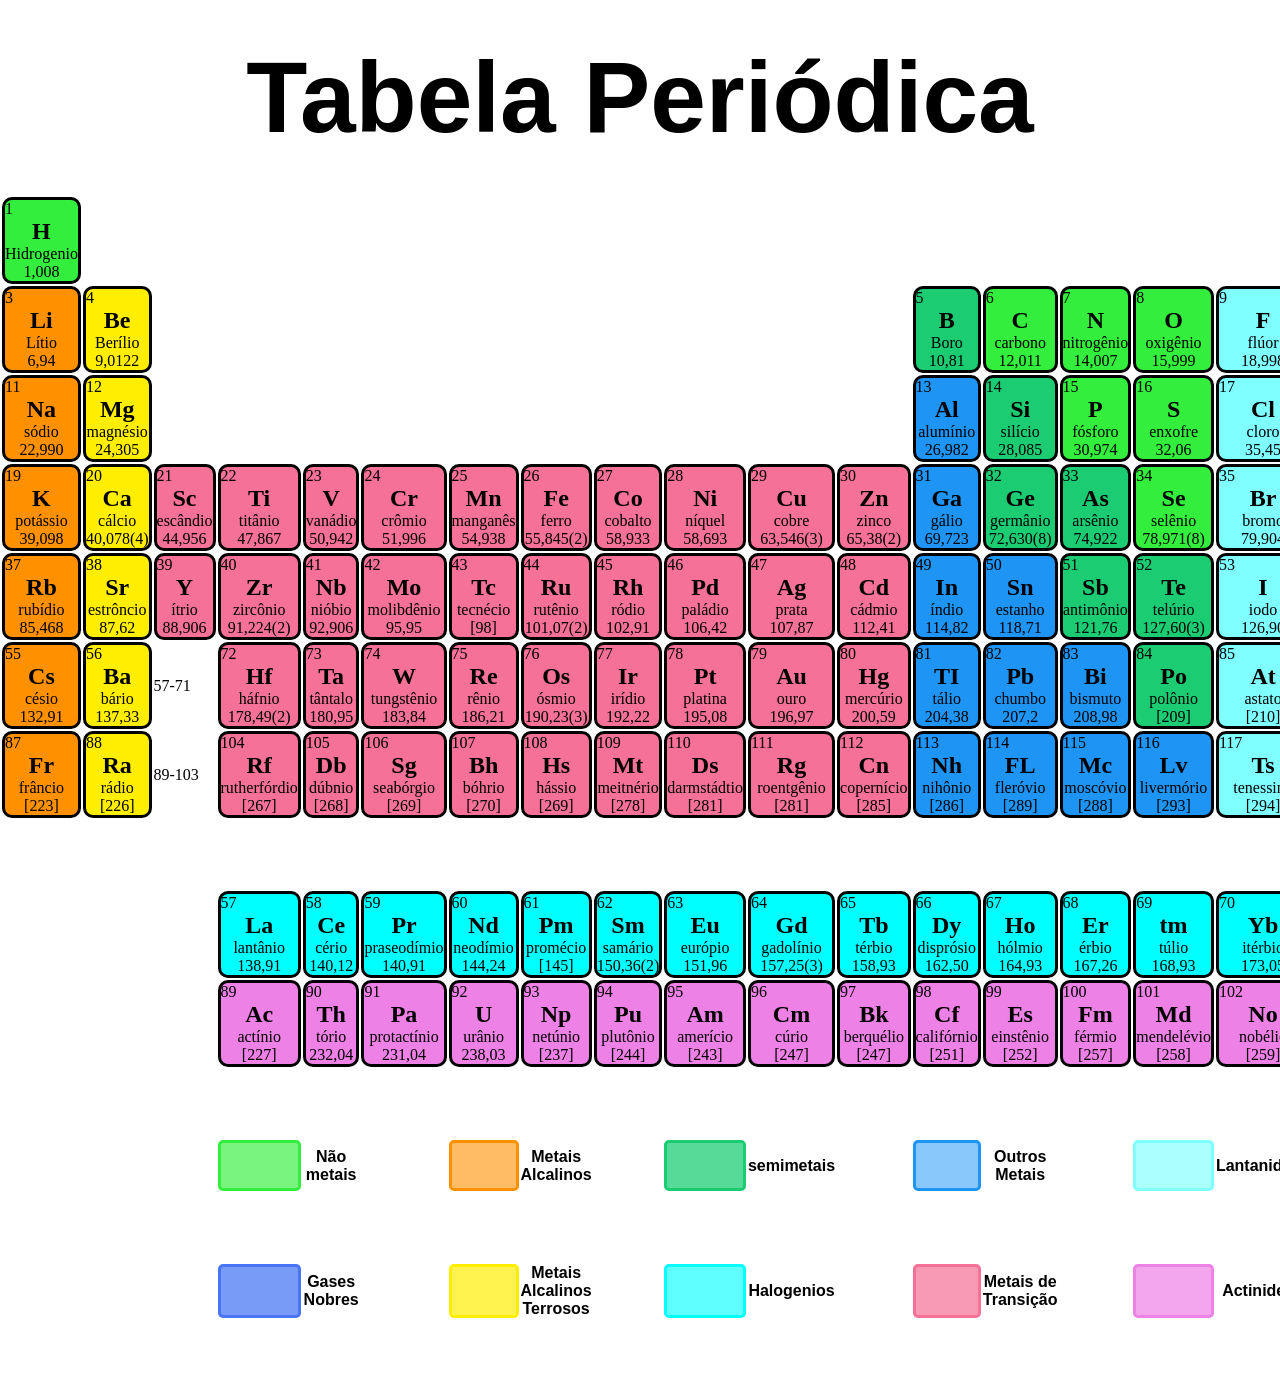
<file: index.html>
<!DOCTYPE html>
<html lang="en">
<head>
    <meta charset="UTF-8">
    <meta name="viewport" content="width=device-width, initial-scale=1.0">
    <title>Tabela Periodica</title>
    <link rel="stylesheet" href="Tabela Periodica.css">
</head>
<body>
    <H1>Tabela Periódica</H1>
    <table>
        <tr>
            <td class="borda" id="naometais">
                <div>1</div>
                <h2>H</h2>
                Hidrogenio
                1,008
            </td>
            <td >
                <div></div>
                <h2></h2>
            </td>
            <td >
                <div></div>
                <h2></h2>
            </td>
            <td >
                <div></div>
                <h2></h2>
            </td>
            <td >
                <div></div>
                <h2></h2>
            </td>
            <td >
                <div></div>
                <h2></h2>
            </td>
            <td >
                <div></div>
                <h2></h2>
            </td>
            <td >
                <div></div>
                <h2></h2>
            </td>
            <td >
                <div></div>
                <h2></h2>
            </td>
            <td >
                <div></div>
                <h2></h2>
            </td>
            <td >
                <div></div>
                <h2></h2>
            </td>
            <td >
                <div></div>
                <h2></h2>   
            </td>
            <td >
                <div></div>
                <h2></h2>
            </td>
            <td >
                <div></div>
                <h2></h2>
            </td>
            <td >
                <div></div>
                <h2></h2>
            </td>
            <td >
                <div></div>
                <h2></h2>
            </td>
            <td >
                <div></div>
                <h2></h2>
            </td>
            <td class="borda" id = "fundoHe">
                <div>2</div>
                <h2>He</h2>
                Helio                                                                                                      
                <p>4,0026</p>
            </td>
        </tr>
        <tr>
            <td class="borda" id="metaisalcalino">
                <div>3</div>
                <h2>Li</h2>
                Lítio
                <br>6,94</br>
            </td>
            <td class="borda" id="metaisalcalinoT">
                <div>4</div>
                <h2>Be</h2>
                Berílio
                <br>9,0122 </br>
            </td>
            <td class=>
                <div></div>
                <h2></h2>
            </td>
            <td class=>
                <div></div>
                <h2></h2>
            </td>
            <td class=>
                <div></div>
                <h2></h2>
            </td>
            <td class=>
                <div></div>
                <h2></h2>
            </td>
            <td class=>
                <div></div>
                <h2></h2>
            </td>
            <td class=>
                <div></div>
                <h2></h2>
            </td>
            <td class=>
                <div></div>
                <h2></h2>
            </td>
            <td class=>
                <div></div>
                <h2></h2>
            </td>
            <td class=>
                <div></div>
                <h2></h2>
            </td>
            <td class=>
                <div></div>
                <h2></h2>
            </td>
            <td class="borda" id="semimetais" >
                <div>5</div>
                <h2>B</h2>
                Boro
                <br>10,81
            </td>
            <td class="borda" id="naometais">
                <div>6</div>
                <h2>C</h2>
                carbono
                <br>12,011
            </td>
            <td class="borda" id="naometais">
                <div>7</div>
                <h2>N</h2>
                nitrogênio
            <br>  14,007
            </td>
            <td class="borda" id="naometais">
                <div>8</div>
                <h2>O</h2>
                oxigênio
                <br>15,999
            </td>
            <td class="borda" id = "fundolantaideos">
                <div>9</div>
                <h2>F</h2>
                flúor
                <br>18,998
            </td>
            <td class="borda" id = "fundoHe">
                <div>10</div>
                <h2>Ne</h2>
                neônio
                <br>20,180
            </td>
        </tr>
        <tr>
            <td class="borda" id="metaisalcalino">
                <div>11</div>
                <h2>Na</h2>
                sódio
                <br>22,990
            </td>
            <td class="borda" id="metaisalcalinoT">
                <div>12</div>
                <h2>Mg</h2>
                magnésio
                <br>24,305
            </td>
            <td class=>
                <div></div>
                <h2></h2>
            </td>
            <td class=>
                <div></div>
                <h2></h2>
            </td>
            <td class=>
                <div></div>
                <h2></h2>
            </td>
            <td class=>
                <div></div>
                <h2></h2>
            </td>
            <td class=>
                <div></div>
                <h2></h2>
            </td>
            <td class=>
                <div></div>
                <h2></h2>
            </td>
            <td class=>
                <div></div>
                <h2></h2>
            </td>
            <td class=>
                <div></div>
                <h2></h2>
            </td>
            <td class=>
                <div></div>
                <h2></h2>
            </td>
            <td class=>
                <div></div>
                <h2></h2>
            </td>
            <td class="borda" id="halogenio">
                <div>13</div>
                <h2>Al</h2>
                alumínio
                <br>26,982
            </td>
            <td class="borda" id="semimetais">
                <div>14</div>
                <h2>Si</h2>
                silício
                <br>28,085
            </td>
            <td class="borda" id="naometais">
                <div>15</div>
                <h2>P</h2>
                fósforo
                <br>30,974
            </td>
            <td class="borda" id="naometais">
                <div>16</div>
                <h2>S</h2>
                enxofre
                <br>32,06
            </td>
            <td class="borda" id = "fundolantaideos">
                <div>17</div>
                <h2>Cl</h2>
                cloro
                <br>35,45
            </td>
            <td class="borda" id = "fundoHe">
                <div>18</div>
                <h2>Ar</h2>
                argônio
                <br>39,948
            </td>
        </tr>
        <tr>
            <td class="borda" id="metaisalcalino">
                <div>19</div>
                <h2>K</h2>
                potássio
                <br>39,098
            </td>
            <td class="borda" id="metaisalcalinoT">
                <div>20</div>
                <h2>Ca</h2>
                cálcio
                <br>40,078(4)
            </td>
            <td class="borda" id="metaisalcalinoTr">
                <div>21</div>
                <h2>Sc</h2>
                escândio
                <br>44,956
            </td>
            <td class="borda" id="metaisalcalinoTr" >
                <div>22</div>
                <h2>Ti</h2>
                titânio
                <br>47,867
            </td>
            <td class="borda" id="metaisalcalinoTr">
                <div>23</div>
                <h2>V</h2>
                vanádio
                <br>50,942
            </td>
            <td class="borda" id="metaisalcalinoTr">
                <div>24</div>
                <h2>Cr</h2>
                crômio
                <br>51,996
            </td>
            <td class="borda" id="metaisalcalinoTr">
                <div>25</div>
                <h2>Mn</h2>
                manganês
                <br>54,938
            </td>
            <td class="borda" id="metaisalcalinoTr">
                <div>26</div>
                <h2>Fe</h2>
                ferro
                <br>55,845(2)
            </td>
            <td class="borda" id="metaisalcalinoTr">
                <div>27</div>
                <h2>Co</h2>
                cobalto
                <br>58,933
            </td>
            <td class="borda" id="metaisalcalinoTr">
                <div>28</div>
                <h2>Ni</h2>
                níquel
                <br>58,693
            </td>
            <td class="borda" id="metaisalcalinoTr">
                <div>29</div>
                <h2>Cu</h2>
                cobre
                <br>63,546(3)
            </td>
            <td class="borda" id="metaisalcalinoTr">
                <div>30</div>
                <h2>Zn</h2>
                zinco
                <br>65,38(2)
            </td>
            <td class="borda" id="halogenio">
                <div>31</div>
                <h2>Ga</h2>
                gálio
                <br>69,723
            </td>
            <td class="borda" id="semimetais">
                <div>32</div>
                <h2>Ge</h2>
                germânio
                <br>72,630(8)
            </td>
            <td class="borda" id="semimetais">
                <div>33</div>
                <h2>As</h2>
                arsênio
                <br>74,922
            </td>
            <td class="borda" id="naometais">
                <div>34</div>
                <h2>Se</h2>
                selênio
                <br>78,971(8)
            </td>
            <td class="borda" id = "fundolantaideos">
                <div>35</div>
                <h2>Br</h2>
                bromo
                <br>79,904
            </td>
            <td class="borda" id = "fundoHe">
                <div>36</div>
                <h2>Kr</h2>
                criptônio
                <br>83,798(2)
            </td>
        </tr>
        <tr>
            <td class="borda" id="metaisalcalino">
                <div>37</div>
                <h2>Rb</h2>
                rubídio
                <br>85,468
            </td>
            <td class="borda" id="metaisalcalinoT">
                <div>38</div>
                <h2>Sr</h2>
                estrôncio
                <br>87,62
            </td>
            <td class="borda" id="metaisalcalinoTr">
                <div>39</div>
                <h2>Y</h2>
                ítrio
                <br>88,906
            </td>
            <td class="borda" id="metaisalcalinoTr">
                <div>40</div>
                <h2>Zr</h2>
                zircônio
                <br> 91,224(2)
            </td>
            <td class="borda" id="metaisalcalinoTr">
                <div>41</div>
                <h2>Nb</h2>
                nióbio
                <br> 92,906
            </td>
            <td class="borda" id="metaisalcalinoTr">
                <div>42</div>
                <h2>Mo</h2>
                molibdênio
                <br>95,95
            </td>
            <td class="borda" id="metaisalcalinoTr">
                <div>43</div>
                <h2>Tc</h2>
                tecnécio
                <br>[98]
            </td>
            <td class="borda" id="metaisalcalinoTr">
                <div>44</div>
                <h2>Ru</h2>
                rutênio
                <br>101,07(2)
            </td>
            <td class="borda" id="metaisalcalinoTr">
                <div>45</div>
                <h2>Rh</h2>
                ródio
                <br>102,91
            </td>
            <td class="borda" id="metaisalcalinoTr">
                <div>46</div>
                <h2>Pd</h2>
                paládio
                <br>106,42
            </td>
            <td class="borda"  id="metaisalcalinoTr">
                <div>47</div>
                <h2>Ag</h2>
                prata
                <br>107,87
            </td>
            <td class="borda" id="metaisalcalinoTr">
                <div>48</div>
                <h2>Cd</h2>
                cádmio
                <br>112,41
            </td>
            <td class="borda" id="halogenio">
                <div>49</div>
                <h2>In</h2>
                índio
                <br>114,82
            </td>
            <td class="borda" id="halogenio">
                <div>50</div>
                <h2>Sn</h2>
                estanho
                <br>118,71
            </td>
            <td class="borda" id="semimetais">
                <div>51</div>
                <h2>Sb</h2>
                antimônio
                <br>121,76
            </td>
            <td class="borda" id="semimetais">
                <div>52</div>
                <h2>Te</h2>
                telúrio
                <br>127,60(3)
            </td>
            <td class="borda" id = "fundolantaideos">
                <div>53</div>
                <h2>I</h2>
                iodo
                <br>126,90
            </td>
            <td class="borda" id = "fundoHe" >
                <div>54</div>
                <h2>Xe</h2>
                xenônio
                <br>131,29
            </td>
        </tr>
        <tr>
            <td class="borda" id="metaisalcalino">
                <div>55</div>
                <h2>Cs</h2>
                césio
                <br>132,91
            </td>
            <td class="borda" id="metaisalcalinoT">
                <div>56</div>
                <h2>Ba</h2>
                bário
                <br>137,33
            </td>
            <td class=>
                <div>57-71</div>
                <h2></h2>
            </td>
            <td class="borda" id="metaisalcalinoTr">
                <div>72</div>
                <h2>Hf</h2>
                háfnio
                <br>178,49(2)
            </td>
            <td class="borda" id="metaisalcalinoTr">
                <div>73</div>
                <h2>Ta</h2>
                tântalo
                <br>180,95
            </td>
            <td class="borda" id="metaisalcalinoTr">
                <div>74</div>
                <h2>W</h2>
                tungstênio
                <br>183,84
            </td>
            <td class="borda" id="metaisalcalinoTr">
                <div>75</div>
                <h2>Re</h2>
                rênio
                <br>186,21
            </td>
            <td class="borda" id="metaisalcalinoTr">
                <div>76</div>
                <h2>Os</h2>
                ósmio
                <br>190,23(3)
            </td>
            <td class="borda" id="metaisalcalinoTr">
                <div>77</div>
                <h2>Ir</h2>
                irídio
                <br>192,22
            </td>
            <td class="borda" id="metaisalcalinoTr">
                <div>78</div>
                <h2>Pt</h2>
                platina
                <br>195,08
            </td>
            <td class="borda" id="metaisalcalinoTr">
                <div>79</div>
                <h2>Au</h2>
                ouro
                <br>196,97
            </td>
            <td class="borda" id="metaisalcalinoTr">
                <div>80</div>
                <h2>Hg</h2>
                mercúrio
                <br>200,59
            </td>
            <td class="borda" id="halogenio">
                <div>81</div>
                <h2>TI</h2>
                tálio
                <br>204,38
            </td>
            <td class="borda" id="halogenio">
                <div>82</div>
                <h2>Pb</h2>
                chumbo
                <br>207,2
            </td>
            <td class="borda" id="halogenio">
                <div>83</div>
                <h2>Bi</h2>
                bismuto
                <br>208,98
            </td>
            <td class="borda" id="semimetais" >
                <div>84</div>
                <h2>Po</h2>
                polônio
                <br>[209]
            </td>
            <td class="borda" id = "fundolantaideos">
                <div>85</div>
                <h2>At</h2>
                astato
                <br>[210]
            </td>
            <td class="borda" id = "fundoHe">
                <div>86</div>
                <h2>Rn</h2>
                radônio
                <br>[222]
            </td>
        </tr>
        <tr>
            <td class="borda" id="metaisalcalino">
                <div>87</div>
                <h2>Fr</h2>
                frâncio
                <br>[223]
            </td>
            <td class="borda" id="metaisalcalinoT">
                <div>88</div>
                <h2>Ra</h2>
                rádio
                <br>[226]
            </td>
            <td class=>
                <div>89-103</div>
                <h2></h2>
            </td>
            <td class="borda" id="metaisalcalinoTr">
                <div>104</div>
                <h2>Rf</h2>
                rutherfórdio
                <br>[267]
            </td>
            <td class="borda" id="metaisalcalinoTr">
                <div>105</div>
                <h2>Db</h2>
                dúbnio
                <br>[268]
            </td>
            <td class="borda" id="metaisalcalinoTr">
                <div>106</div>
                <h2>Sg</h2>
                seabórgio
                <br>[269]
            </td>
            <td class="borda" id="metaisalcalinoTr">
                <div>107</div>
                <h2>Bh</h2>
                bóhrio
                <br>[270]
            </td>
            <td class="borda" id="metaisalcalinoTr">
                <div>108</div>
                <h2>Hs</h2>
                hássio
                <br>[269]
            </td>
            <td class="borda" id="metaisalcalinoTr">
                <div>109</div>
                <h2>Mt</h2>
                meitnério
                <br>[278]
            </td>
            <td class="borda" id="metaisalcalinoTr">
                <div>110</div>
                <h2>Ds</h2>
                darmstádtio
                <br>[281]
            </td>
            <td class="borda" id="metaisalcalinoTr">
                <div>111</div>
                <h2>Rg</h2>
                roentgênio
                <br>[281]
            </td>
            <td class="borda" id="metaisalcalinoTr" >
                <div>112</div>
                <h2>Cn</h2>
                copernício
                <br>[285]
            </td>
            <td class="borda" id = "halogenio">
                <div>113</div>
                <h2>Nh</h2>
                nihônio
                <br>[286]
            </td>
            <td class="borda" id = "halogenio">
                <div>114</div>
                <h2>FL</h2>
               fleróvio
               <br>[289]
            </td>
            <td class="borda" id = "halogenio">
                <div>115</div>
                <h2>Mc</h2>
                moscóvio
                <br>[288]
            </td>
            <td class="borda" id = "halogenio">
                <div>116</div>
                <h2>Lv</h2>
                livermório
                <br>[293]
            </td>
            <td class="borda" id = "fundolantaideos">
                <div>117</div>
                <h2>Ts</h2>
                tenessino
                <br>[294]
            </td>
            <td class="borda" id = "fundoHe">
                <div>118</div>
                <h2>Og</h2>
                oganessônio
                <br>[294]
            </td>
        </tr>
        <tr>
            <td  class="bordabranca" id = "fundoBranco">
                <div></div>
                <h2></h2>
            </td>
            <td >
                <div></div>
                <h2></h2>
            </td>
            <td >
                <div></div>
                <h2></h2>
            </td>
            <td >
                <div></div>
                <h2></h2>
            </td>
            <td >
                <div></div>
                <h2></h2>
            </td>
            <td >
                <div></div>
                <h2></h2>
            </td>
            <td >
                <div></div>
                <h2></h2>
            </td>
            <td >
                <div></div>
                <h2></h2>
            </td>
            <td >
                <div></div>
                <h2></h2>
            </td>
            <td >
                <div></div>
                <h2></h2>
            </td>
            <td >
                <div></div>
                <h2></h2>
            </td>
            <td >
                <div></div>
                <h2></h2>
            </td>
            <td >
                <div></div>
                <h2></h2>
            </td>
            <td >
                <div></div>
                <h2></h2>
            </td>
            <td >
                <div></div>
                <h2></h2>
            </td>
            <td >
                <div></div>
                <h2></h2>
            </td>
            <td >
                <div></div>
                <h2></h2>
            </td>
            <td >
                <div></div>
                <h2></h2>
            </td>
        </tr>
        <tr>
            <td class=>
                <div></div>
                <h2></h2>
            </td>
            <td class=>
                <div></div>
                <h2></h2>
            </td>
            <td class=>
                <div></div>
                <h2></h2>
            </td>
            <td class="borda" id="latanideos">
                <div>57</div>
                <h2>La</h2>
                lantânio
                <br>138,91
            </td>
            <td class="borda" id="latanideos">
                <div>58</div>
                <h2>Ce</h2>
                cério
                <br>140,12
            </td>
            <td class="borda" id="latanideos">
                <div>59</div>
                <h2>Pr</h2>
                praseodímio
                <br>140,91
            </td>
            <td class="borda" id="latanideos">
                <div>60</div>
                <h2>Nd</h2>
                neodímio
                <br>144,24
            </td>
            <td class="borda" id="latanideos">
                <div>61</div>
                <h2>Pm</h2>
                promécio
                <br>[145]
            </td>
            <td class="borda" id="latanideos">
                <div>62</div>
                <h2>Sm</h2>
                samário
                <br>150,36(2)
            </td>
            <td class="borda" id="latanideos">
                <div>63</div> 
                <h2>Eu</h2>
                európio
                <br>151,96
            </td>
            <td class="borda" id="latanideos">
                <div>64</div>
                <h2>Gd</h2>
                gadolínio
                <br>157,25(3)
            </td>
            <td class="borda" id="latanideos">
                <div>65</div>
                <h2>Tb</h2>
                térbio
                <br>158,93
            </td>
            <td class="borda" id="latanideos">
                <div>66</div>
                <h2>Dy</h2>
                disprósio
                <br>162,50
            </td>
            <td class="borda" id="latanideos">
                <div>67</div>
                <h2>Ho</h2>
                hólmio
                <br>164,93

            </td>
            <td class="borda" id="latanideos">
                <div>68</div>
                <h2>Er</h2>
                érbio
                <br>167,26
            </td>
            <td class="borda" id="latanideos">
                <div>69</div>
                <h2>tm</h2>
                túlio
                <br>168,93
            </td>
            <td class="borda" id="latanideos">
                <div>70</div>
                <h2>Yb</h2>
                itérbio
                <br>173,05
            </td>
            <td class="borda" id="latanideos">
                <div>71</div>
                <h2>Lu</h2>
                lutécio
                <br>174,97
            </td>
        </tr>
        <tr>
            <td class=>
                <div></div>
                <h2></h2>
            </td>
            <td class=>
                <div></div>
                <h2></h2>
            </td>
            <td class=>
                <div></div>
                <h2></h2>
            </td>
            <td class="borda" id="actinideos">
                <div>89</div>
                <h2>Ac</h2>
                actínio
                <br>[227]
            </td>
            <td class="borda" id="actinideos">
                <div>90</div>
                <h2>Th</h2>
                tório
                <br>232,04
            </td>
            <td class="borda" id="actinideos">
                <div>91</div>
                <h2>Pa</h2>
                protactínio
                <br>231,04
            </td>
            <td class="borda" id="actinideos">
                <div>92</div>
                <h2>U</h2>
                urânio
                <br>238,03
            </td>
            <td class="borda" id="actinideos">
                <div>93</div>
                <h2>Np</h2>
                netúnio
                <br>[237]
            </td>
            <td class="borda" id="actinideos">
                <div>94</div>
                <h2>Pu</h2>
                plutônio
                <br>[244]
            </td>
            <td class="borda" id="actinideos">
                <div>95</div>
                <h2>Am</h2>
                amerício
                <br>[243]
            </td>
            <td class="borda" id="actinideos">
                <div>96</div>
                <h2>Cm</h2>
                cúrio
                <br>[247]
            </td>
            <td class="borda" id="actinideos">
                <div>97</div>
                <h2>Bk</h2>
                berquélio
                <br>[247]
            </td>
            <td class="borda" id="actinideos">
                <div>98</div>
                <h2>Cf</h2>
                califórnio
                <br>[251]
            </td>
            <td class="borda" id="actinideos">
                <div>99</div>
                <h2>Es</h2>
                einstênio
                <br>[252]
            </td>
            <td class="borda" id="actinideos">
                <div>100</div>
                <h2>Fm</h2>
                férmio
                <br>[257]
            </td>
            <td class="borda" id="actinideos">
                <div>101</div>
                <h2>Md</h2>
                mendelévio
                <br>[258]
            </td>
            <td class="borda" id="actinideos">
                <div>102</div>
                <h2>No</h2>
                nobélio
                <br>[259]
            </td>
            <td class="borda" id="actinideos">
                <div>103</div>
                <h2>Lr</h2>
                laurêncio
                <br>[262]
            </td>
        </tr>
        <tr>
            <td class="bordabranca"></td>
            <td></td>
            <td></td>
            <td></td>
            <td></td>
            <td></td>
            <td></td>
            <td></td>
            <td></td>
            <td></td></tr>
        <tr >
            <td></td>
            <td></td>
            <td></td>
            <td class="bordalegendaNM" id="fundonm"></td>
            <td><h4>Não metais</h4></td>
            <td></td>
            <td class="bordalegendaMA" id="fundoMA"></td>
            <td><h4>Metais Alcalinos</h4></td>
            <td></td>
            <td class="bordalegendaSE" id="fundose"></td>
            <td><h4>semimetais</h4></td>
            <td></td>
            <td class="bordalegendaOM" id="fundoOM"></td>
            <td><h4>Outros Metais</h4></td>
            <td></td>
            <td class="bordalegendaL" id="fundoL"></td>
            <td><h4>Lantanideos</h4></td>
        </tr>
        <tr>
        <td class="bordabranca"></td>
        <td></td>
        <td></td>
        <td></td>
        <td></td>
        <td></td>
        <td></td>
        <td></td>
        <td></td>
        <td></td>
        </tr>
        <tr>

            <td></td>
            <td></td>
            <td></td>
            <td class="bordalegendaGS" id="fundoGS"></td>
            <td > <h4>Gases Nobres</h4></td>
            <td></td>
            <td class="bordalegendaMAT" id="fundoMAT"></td>
            <td><h4>Metais Alcalinos Terrosos</h4></td>
            <td></td>
            <td class="bordalegendaH" id="fundoH"></td>
            <td><h4>Halogenios</h4></td>
            <td></td>
            <td class="bordalegendaMT" id="fundoMT"></td>
            <td ><h4>Metais de Transição</h4></td>
            <td></td>
            <td class="bordalegendaAC" id="fundoAC"></td>
            <td><h4>Actinideos</h4></td>
        </tr>
        <tr>
        <td class="bordabranca"></td>
        <td></td>
        <td></td>
        <td></td>
        <td></td>
        <td></td>
        <td></td>
        <td></td>
        <td></td>
        <td></td>
        </tr>
    </table>

    
</body>
</html>
</file>
<file: Tabela Periodica.css>
*{
    padding: 0;
    margin: 0;
}
body { background-color: rgb(255, 255, 255);
    
}
.borda { border: solid; border-radius: 10px; width: 100px;height: 7vh; color: rgb(0, 0, 0); margin: auto; box-shadow: 0; transition: box-shadow 0.5s, transform 0.5s;}
.borda:hover{
    transform: scale(1.2);
    box-shadow: 15px 30px 40px rgba(0,0,0,0.2);
}
#naometais {
    background-color: #34ee3d;
}
#fundoHe { background-color: rgb(71, 117, 245);

}
tr {
    text-align: center;
  }

div{
    text-align: left;
    color: black;
}
h1 {
    text-align: center;
    color: rgb(0, 0, 0);
    font-family: Arial, Helvetica, sans-serif;
    font-size: 100px;
    padding: 40px;
}
h4{
    font-family: Arial, Helvetica, sans-serif;
}
h2{
    color: black;
}

br{
    color: black;
}

table {
    width: 100%;
}

#fundoBranco {
    background-color: rgb(255, 255, 255);
}

.bordabranca {border: solid; width: 100px;height: 7vh; color: rgb(255, 255, 255); margin: auto;}

#fundolantaideos{
    background-color: rgb(127, 255, 255);
}

#metaisalcalino {
    background-color: rgb(255, 145, 0);
}

#metaisalcalinoT{
    background-color: rgb(255, 238, 0);
}

#metaisalcalinoTr{
    background-color: rgb(245, 113, 152);
}

#halogenio{
    background-color: rgb(30, 148, 245);
}

#semimetais {
    background-color: rgb(27, 204, 115);
}

#latanideos {
    background-color: rgb(0, 255, 255);
}

#actinideos {
    background-color: rgb(238, 129, 229);
}
.bordalegendaNM {border: solid; border-radius: 5px; width: 20px;height: 5vh; color: #34ee3d; margin: auto;}
#fundonm {background-color: #34ee3da8;}

.bordalegendaMA {border: solid; border-radius: 5px; width: 20px;height: 5vh; color: rgb(255, 145, 0); margin: auto;}
#fundoMA {background-color: rgba(255, 145, 0, 0.603);}

.bordalegendaSE {border: solid; border-radius: 5px; width: 20px;height: 5vh; color: rgb(27, 204, 115); margin: auto;}
#fundose {background-color: rgba(27, 204, 115, 0.733);}

.bordalegendaOM {border: solid; border-radius: 5px; width: 20px;height: 5vh; color: rgb(30, 148, 245); margin: auto;}
#fundoOM {background-color: rgba(30, 148, 245, 0.527);}

.bordalegendaL {border: solid; border-radius: 5px; width: 20px;height: 5vh; color:  rgb(127, 255, 255);margin: auto;}
#fundoL {background-color: rgba(127, 255, 255, 0.651);}

.bordalegendaGS {border: solid; border-radius: 5px; width: 20px;height: 5vh; color: rgb(71, 117, 245); margin: auto;}
#fundoGS {background-color: rgba(71, 117, 245, 0.726);}

.bordalegendaMAT {border: solid; border-radius: 5px; width: 20px;height: 5vh; color: rgb(255, 238, 0); margin: auto;}
#fundoMAT {background-color: rgba(255, 238, 0, 0.692);}

.bordalegendaH {border: solid; border-radius: 5px; width: 20px;height: 5vh; color: rgb(0, 255, 255); margin: auto;}
#fundoH {background-color: rgba(0, 255, 255, 0.623) ;}

.bordalegendaMT {border: solid; border-radius: 5px; width: 20px;height: 5vh; color: rgb(245, 113, 152); margin: auto;}
#fundoMT {background-color: rgba(245, 113, 153, 0.712);}

.bordalegendaAC {border: solid; border-radius: 5px; width: 20px;height: 5vh; color: rgb(238, 129, 229); margin: auto;}
#fundoAC {background-color: rgba(238, 129, 229, 0.705);}
</file>
